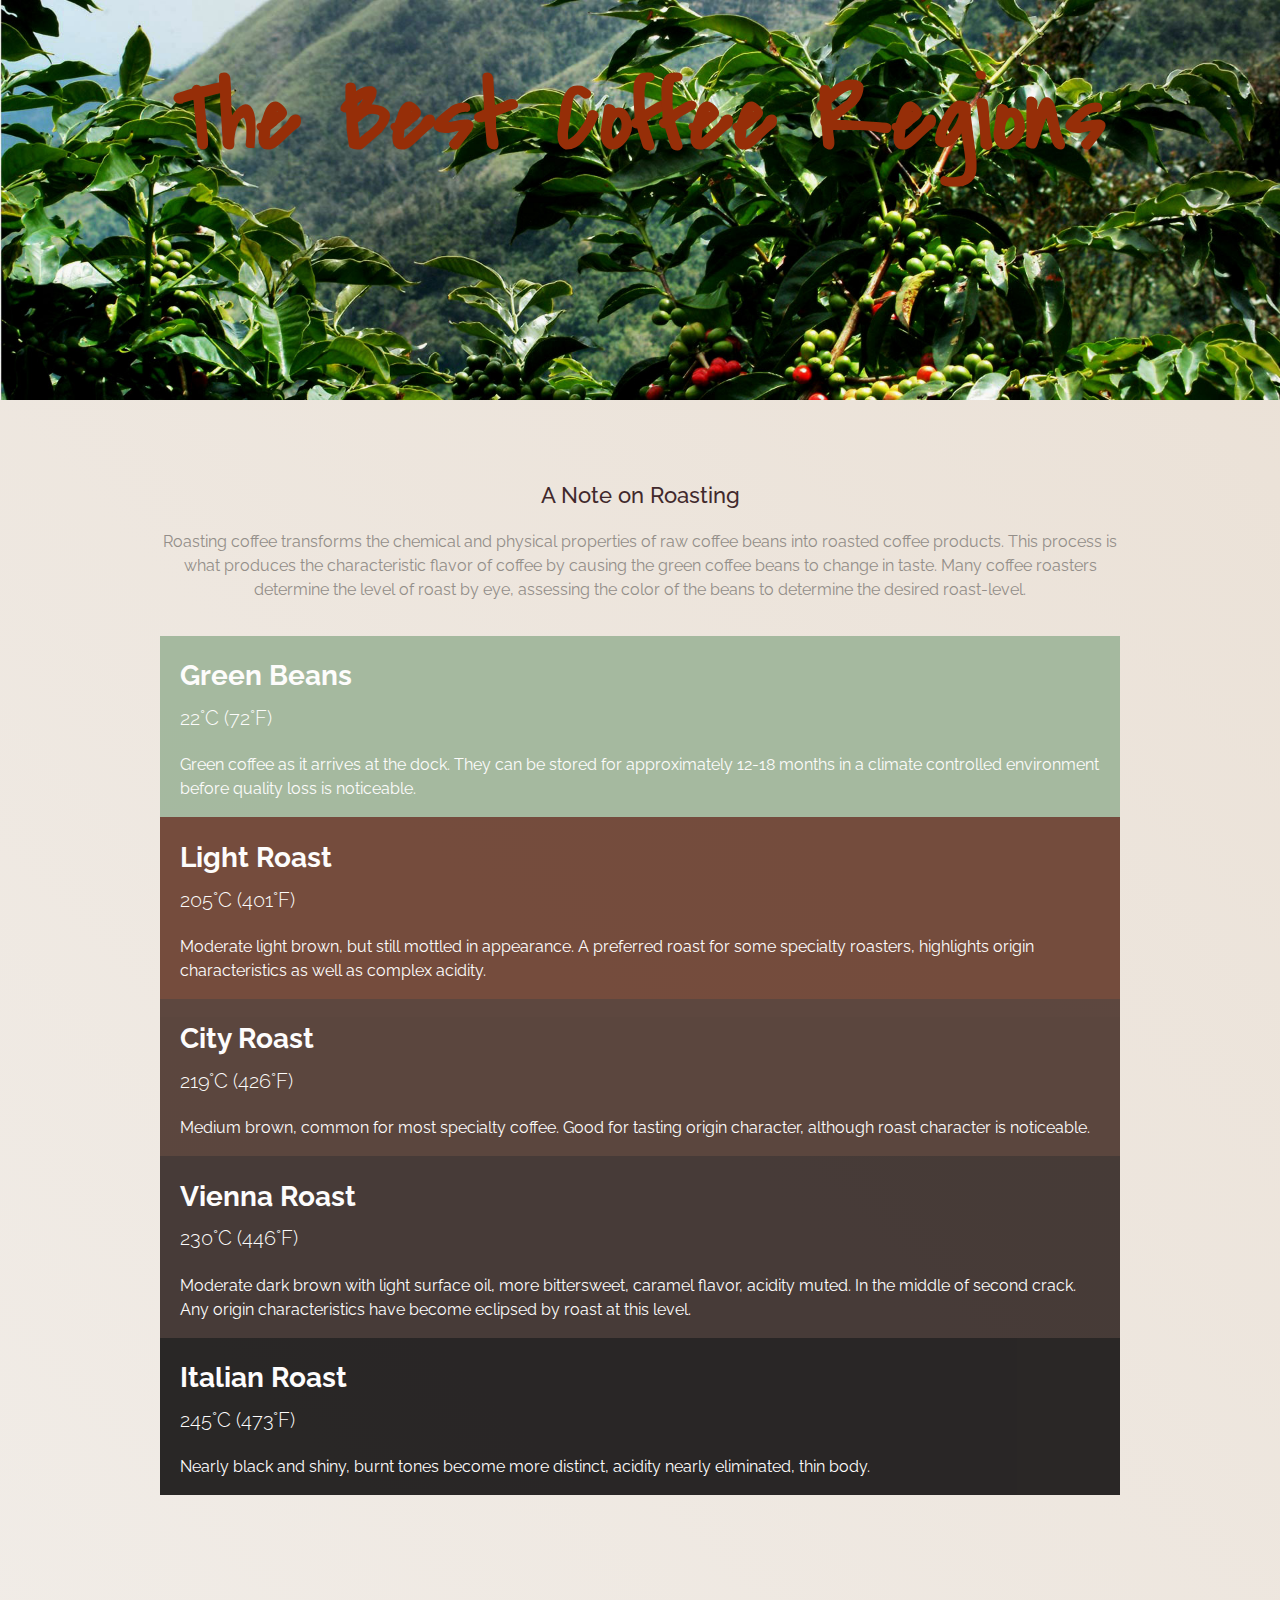
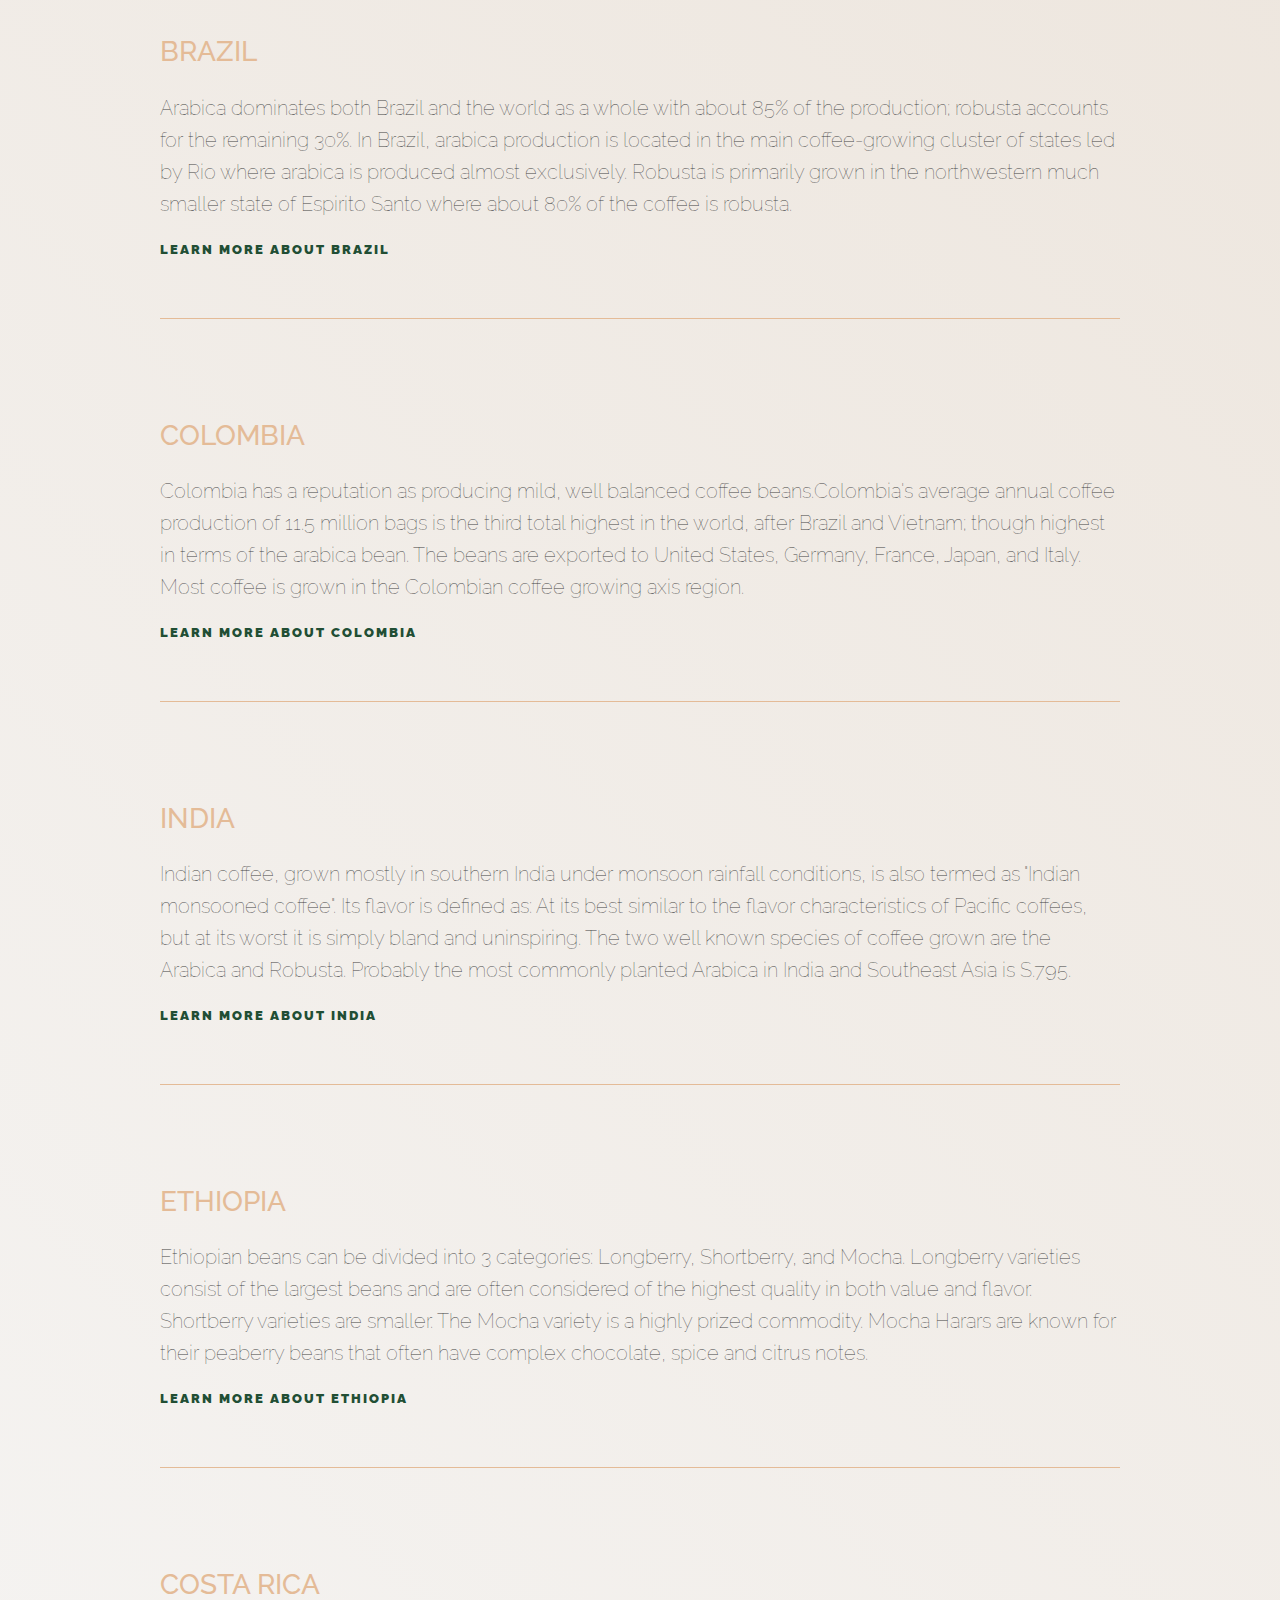
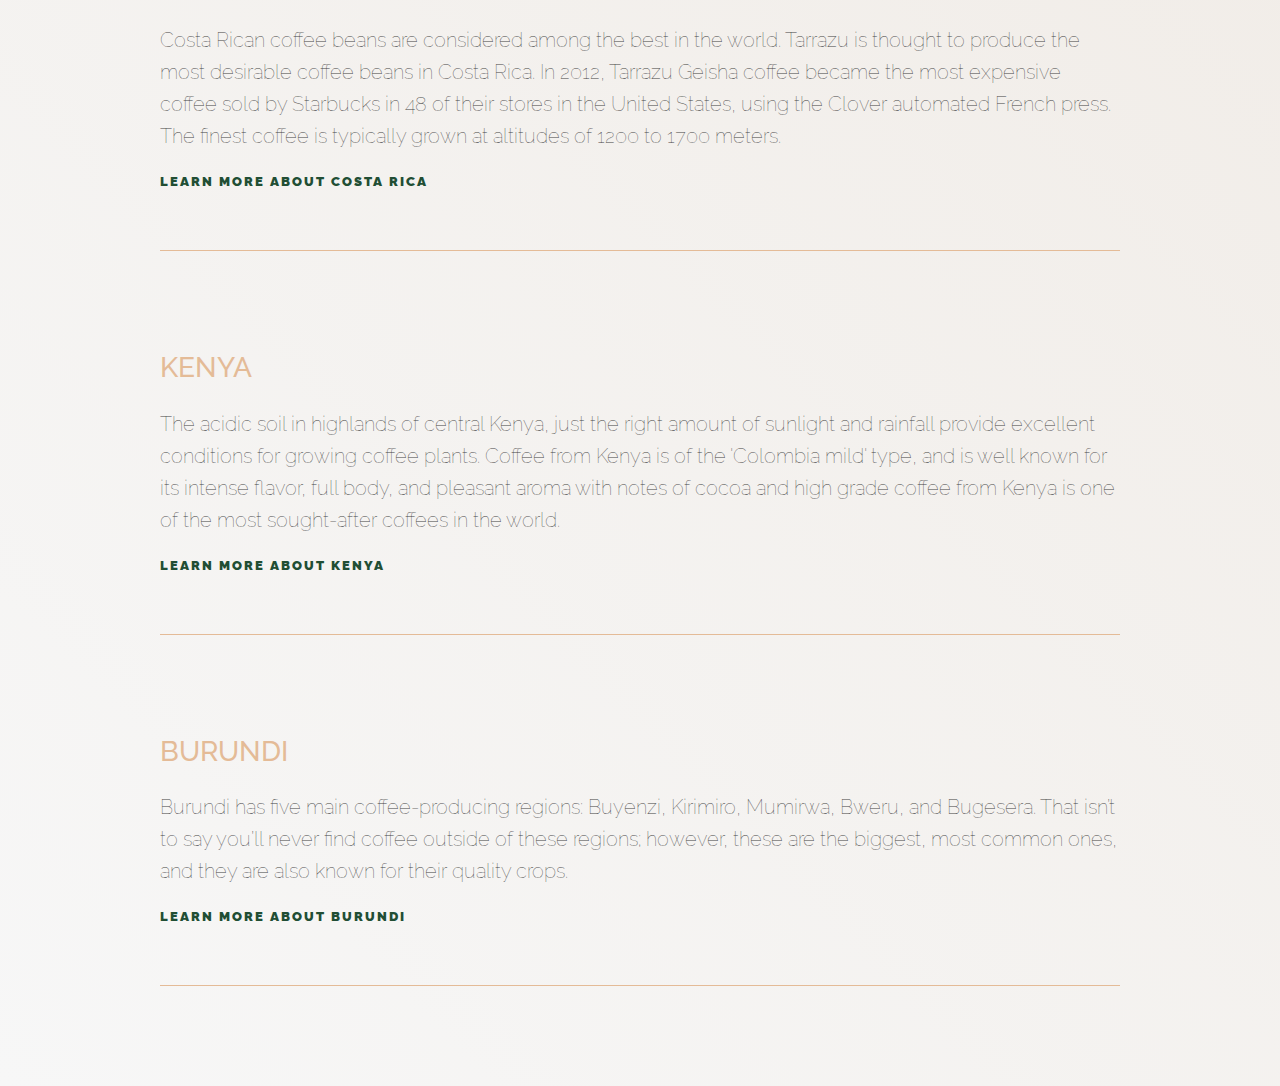
<file: includes/assets/projects/coffee/index.html>
<!DOCTYPE html>
<html>

<head>
    <title>The Best Coffee - By Region</title>
    <link href="https://fonts.googleapis.com/css?family=Covered+By+Your+Grace|Raleway:100,500,600,800" rel="stylesheet">
    <link rel="stylesheet" type="text/css" href="resources/css/coffee.css">

    <!--favicon-->
    <link href="resources/images/favicon2.ico" rel="shortcut icon" type="image/x-icon" />
</head>

<body>

    <div class="header">
        <h1>The Best Coffee Regions</h1>
    </div>

    <div class="roasting">
        <h3>A Note on Roasting</h3>
        <p>Roasting coffee transforms the chemical and physical properties of raw coffee beans into roasted coffee
            products. This process is what produces the characteristic flavor of coffee by causing the green coffee
            beans to change in taste. Many coffee
            roasters determine the level of roast by eye, assessing the color of the beans to determine the desired
            roast-level.</p>
        <br>
        <div class="spectrum">
            <div class="green">
                <h4>Green Beans</h4>
                <h5>22&degC (72&degF)</h5>
                <p>Green coffee as it arrives at the dock. They can be stored for approximately 12-18 months in a
                    climate controlled environment before quality loss is noticeable.</p>
            </div>
            <div class="light">
                <h4>Light Roast</h4>
                <h5>205&degC (401&degF)</h5>
                <p>Moderate light brown, but still mottled in appearance. A preferred roast for some specialty roasters,
                    highlights origin characteristics as well as complex acidity.</p>
            </div>
            <div class="city">
                <h4>City Roast</h4>
                <h5>219&degC (426&degF)</h5>
                <p>Medium brown, common for most specialty coffee. Good for tasting origin character, although roast
                    character is noticeable.</p>
            </div>
            <div class="vienna">
                <h4>Vienna Roast</h4>
                <h5>230&degC (446&degF)</h5>
                <p>Moderate dark brown with light surface oil, more bittersweet, caramel flavor, acidity muted. In the
                    middle of second crack. Any origin characteristics have become eclipsed by roast at this level.</p>
            </div>
            <div class="italian">
                <h4>Italian Roast</h4>
                <h5>245&degC (473&degF)</h5>
                <p>Nearly black and shiny, burnt tones become more distinct, acidity nearly eliminated, thin body.</p>
            </div>
        </div>
    </div>

    <ul>
        <li>
            <h2>Brazil</h2>
            <p>Arabica dominates both Brazil and the world as a whole with about 85% of the production; robusta accounts
                for the remaining 30%. In Brazil, arabica production is located in the main coffee-growing cluster of
                states led by Rio where arabica
                is produced almost exclusively. Robusta is primarily grown in the northwestern much smaller state of
                Espirito Santo where about 80% of the coffee is robusta.</p>
            <a href="https://en.wikipedia.org/wiki/Brazil" rel=noopener" target="_blank">Learn More about Brazil</a>
        </li>
        <li>
            <h2>Colombia</h2>
            <p>Colombia has a reputation as producing mild, well balanced coffee beans.Colombia's average annual coffee
                production of 11.5 million bags is the third total highest in the world, after Brazil and Vietnam;
                though highest in terms of the arabica
                bean. The beans are exported to United States, Germany, France, Japan, and Italy. Most coffee is grown
                in the Colombian coffee growing axis region.</p>
            <a href="https://en.wikipedia.org/wiki/Colombia" rel=noopener" target="_blank">Learn More about Colombia</a>
        </li>
        <li>
            <h2>India</h2>
            <p>Indian coffee, grown mostly in southern India under monsoon rainfall conditions, is also termed as
                &quot;Indian monsooned coffee&quot;. Its flavor is defined as: At its best similar to the flavor
                characteristics of Pacific coffees, but at its worst it is simply bland and uninspiring. 
                The two well known species of coffee grown are the Arabica and Robusta.
                Probably the most commonly planted Arabica in India and Southeast Asia is S.795.</p>
            <a href="https://en.wikipedia.org/wiki/India" rel=noopener" target="_blank">Learn More about India</a>
        </li>
        <li>
            <h2>Ethiopia</h2>
            <p>Ethiopian beans can be divided into 3 categories: Longberry, Shortberry, and Mocha. Longberry varieties
                consist of the largest beans and are often considered of the highest quality in both value and flavor.
                Shortberry varieties are smaller.
                The Mocha variety is a highly prized commodity. Mocha Harars are known for their peaberry beans that
                often have complex chocolate, spice and citrus notes.</p>
            <a href="https://en.wikipedia.org/wiki/Ethiopia" rel=noopener" target="_blank">Learn More about Ethiopia</a>
        </li>
        <li>
            <h2>Costa Rica</h2>
            <p>Costa Rican coffee beans are considered among the best in the world. Tarrazu is thought to produce the
                most desirable coffee beans in Costa Rica. In 2012, Tarrazu Geisha coffee became the most expensive
                coffee sold by Starbucks in 48 of their
                stores in the United States, using the Clover automated French press. The finest coffee is typically
                grown at altitudes of 1200 to 1700 meters.</p>
            <a href="https://en.wikipedia.org/wiki/Costa_Rica" rel=noopener" target="_blank">Learn More about Costa
                Rica</a>
        </li>
        <li>
            <h2>Kenya</h2>
            <p>The acidic soil in highlands of central Kenya, just the right amount of sunlight and rainfall provide
                excellent conditions for growing coffee plants. Coffee from Kenya is of the 'Colombia mild' type, and is
                well known for its intense flavor,
                full body, and pleasant aroma with notes of cocoa and high grade coffee from Kenya is one of the most
                sought-after coffees in the world.</p>
            <a href="https://en.wikipedia.org/wiki/Kenya" rel=noopener" target="_blank">Learn More about Kenya</a>
        </li>
        <li>
            <h2>Burundi</h2>
            <p>Burundi has five main coffee-producing regions: Buyenzi, Kirimiro, Mumirwa, Bweru, and Bugesera.
                That isn’t to say you’ll never find coffee outside of these regions; however, these are the biggest,
                most common ones, and they are also known for their quality crops.
            </p>
            <a href="https://en.wikipedia.org/wiki/Burundi" rel=noopener" target="_blank">Learn More about Burundi</a>
        </li>
    </ul>

</body>

</html>
</file>
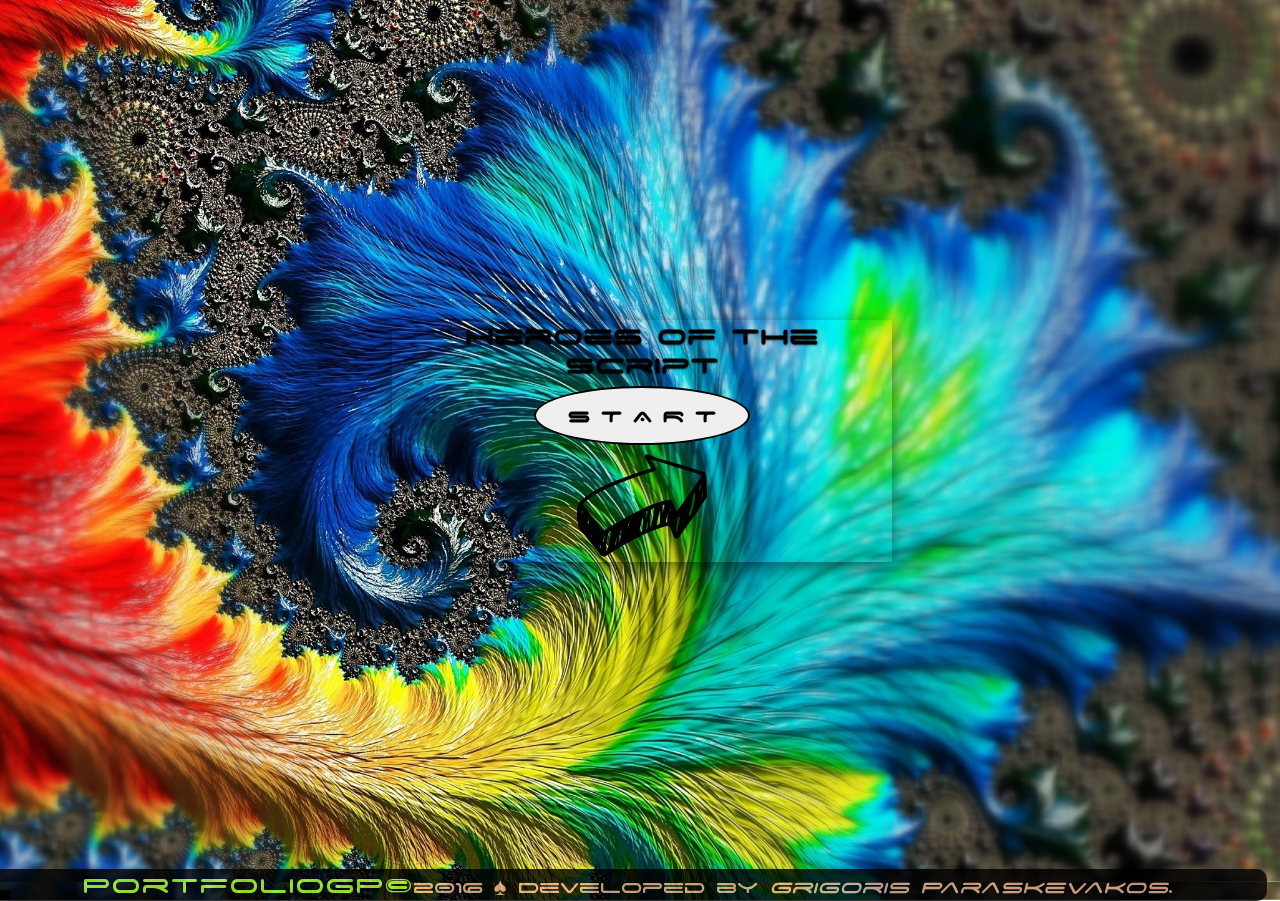
<file: includes/assets/projects/HeroesOfTheScript/index.html>
<!DOCTYPE html>
<!-- 1920x1080 -->
<!-- HeroesOfTheScript-->
<!-- Text Base RPG GAME-->
<html>

<head>
    <title>Heroes Of the Script</title>
    <meta charset="utf-8">
    <link rel="stylesheet" type="text/css" href="css/jquery-confirm.min.css">
    <link rel="stylesheet" type="text/css" href="css/style.css">

    <!--favicon-->
    <link href="images/favicon.ico" rel="shortcut icon" type="image/x-icon" />
    <script src="../HeroesOfTheScript/includes/js/main.js"></script>
    <script src="../HeroesOfTheScript/includes/js/HeroesOfTheScript.js"></script>

    <!-- fix image -->
    <script>
        var element = document.getElementById('mainBody');
        element.style.all = null;
        function onload(){
            document.getElementById("mainBody").removeAttribute("style");
            // document.getElementById(
            //     "removestyle").setAttribute("disabled", "true");
        }
        onload();
    </script>
</head>

<body id="mainBody">

    <main>
        <header>
            <h1>Heroes Of the Script</h1>
        </header>
        <script src="https://ajax.googleapis.com/ajax/libs/jquery/3.5.1/jquery.min.js"></script>
        <script src="includes/ready_function.js"></script>
        <script src="includes/jquery.ripples.js"></script>
        <script src="includes/jquery-confirm.min.js"></script>
        <script src="includes/HeroesOfTheScript.js"></script>
        <center>
            <button type="button" data-toggle="tooltip"
                title="***Make a hero***Challenge 3 different type of enemies***Collect loot when you win a fight***Complete level 5 to see your score!***"
                onclick="HeroesOfTheScript()">S T A R T</button>
        </center>
        <div class="error"></div>
        <img id="arrow" src="../HeroesOfTheScript/images/execute.svg" onclick="arrowFunction('ColmarAcademy');" />
    </main>

    <!-- Footer-->
    <div id="footer">
        <p>
            <a href="https://grigorisparaskevakos.github.io/" target="_blank" rel="noopener">PortfolioGP&copy;</a>2016 ♠ Developed by <em>Grigoris Paraskevakos</em>.
        </p>
    </div>
</body>

</html>
</file>
<file: includes/assets/projects/coffee/resources/css/coffee.css>
body {
    padding: 0;
    margin: 0;
    background: #F7F7F7;
    /* Old browsers */
    background: -moz-linear-gradient(45deg, #F7F7F7 0%, #EAE0D5 100%);
    /* FF3.6-15 */
    background: -webkit-linear-gradient(45deg, #F7F7F7 0%, #EAE0D5 100%);
    /* Chrome10-25,Safari5.1-6 */
    background: linear-gradient(45deg, #F7F7F7 0%, #EAE0D5 100%);
}


/** Header styles **/

.header {
    background-image: url('../images/Blue_Mountain.jpg');
    height: 400px;
    background-position: center center;
    background-repeat: no-repeat;
    background-size: cover;
    
}

.roasting {
    margin: 40px auto;
    padding: 20px 30px 40px 30px;
    background-color: #FFFFFFFFF;
    overflow: auto;
    width: 75%;
    border-radius: 4px;
    align-self: center;
}

.roasting p {
    color: #938E89;
    text-align: center;
    line-height: 24px;
    font-family: 'Raleway', sans-serif;
    font-size: 16px;
    font-weight: 400;
}

.spectrum div {
    font: inherit;
    padding: 0 20px;
    color: #FFFFFF;
    overflow: auto;
    opacity: 0.9;
}

.spectrum p {
    color: #FFFFFF;
    text-align: left;
}


/* Roast types */

.green {
    background-color: #9EB599;
}

.light {
    background-color: #683C2C;
}

.city {
    background-color: #4C352D;
}

.vienna {
    background-color: #352926;
}

.italian {
    background-color: #141212;
}


/* Typography */

h1 {
    color: #962e08;
    font-family: 'Covered By Your Grace', sans-serif;
    font-size: 100px;
    line-height: 76px;
    margin: 0;
    position: relative;
    text-align: center;
    top: 20%;
}

h2 {
    color: #E4BB97;
    font-family: 'Raleway', sans-serif;
    font-size: 28px;
    font-weight: 500;
    text-align: left;
    text-transform: uppercase;
}

h3 {
    color: #41292C;
    font-family: 'Raleway', sans-serif;
    font-size: 22px;
    font-weight: 500;
    text-align: center;
}

h4 {
    font-family: 'Raleway', sans-serif;
    font-size: 28px;
    font-weight: 700;
    line-height: .2em;
}

h5 {
    font-family: 'Raleway', sans-serif;
    font-size: 20px;
    line-height: .2em;
    font-weight: 300;
}


/* Page elements */

ul {
    margin: 0 auto;
    padding: 0;
    width: 75%;
}

li {
    border-bottom: 1px solid #E4BB97;
    list-style: none;
    margin: 100px 0px;
    padding-bottom: 60px;
}

p {
    color: #444444;
    line-height: 32px;
    font-family: 'Raleway', sans-serif;
    font-size: 20px;
    font-weight: 100;
}

a {
    color: #214E34;
    font-family: 'Raleway', sans-serif;
    font-size: 13px;
    font-weight: 900;
    text-align: left;
    text-transform: uppercase;
    text-decoration: none;
    letter-spacing: 2px;
}
</file>
<file: includes/assets/projects/HeroesOfTheScript/css/style.css>
/* Universal Styling */
/*Font-face*/
@font-face {
  font-family: "Space";
  src: url(../fonts/space_age.ttf) format("truetype");
}

/*css variables in @keyframes*/

@keyframes bg {
  from {
    background-color: #00ff00;
  }

  to {
    background-color: #ff5050;
  }
}

button {
  font-family: "Space";
  animation: 2.5s bg infinite alternate;
  font-size: 24px;
  margin: 8px 4px;
  border-radius: 50%;
  padding: 16px 32px;
  text-align: center;
  border-style: solid;
  font-weight: bold;
}

* {
  margin: 0;
  padding: 0;
}

html {
  height: 100%;
  overflow: hidden;
  background-image: black!important;
}

body {
  font-family: "Space";
  /*! color: cadetblue; */
  font-size: 16px;
  font-family: Helvetica;
  background-color: transparent;
  background-image: url("../images/fractal.jpg")!important;
  background-size: cover!important;
  background-repeat: no-repeat;
  background-position: 50% 0;
  height: 98%;
  width: 100%;
  text-align: center;
  background-size: 100% 100vh;
}

/* @Footer Section */

@media only screen and (max-width: 2560px) {
  #footer {
    font-family: "Space";
    color: rgb(93.7%, 71.9%, 56.6%);
    /* font-size: 12px; */
    /* font-weight: normal; */
    text-align: center;
    /* width: 100%!important; */
    /* padding: 0cm 0; */
    width: 105%;
    opacity: 0.8;
    border-radius: 10px;
    background-color: black;
  }
}

body:before {
  content: "";
  display: inline-block;
  vertical-align: middle;
  height: 100%;
}

h1 {
  font-family: "Space";
}

main {
  display: inline-block;
  vertical-align: middle;
  max-width: 500px;
  text-shadow: 0 1px 2px rgba(0, 0, 0, 0.5);
  box-shadow: 0 5px 15px rgba(0, 0, 0, 0.5);
}

h1 {
  font-size: 32px;
}

pre {
  text-align: left;
  margin-top: 20px;
}

.error {
  display: block;
  position: fixed;
  bottom: 0;
  left: 0;
  background: #000;
  color: #f00;
  padding: 5px;
  max-width: 100%;
}

#next {
  /*border: 1px solid red;*/
  width: 10%;
  /* height: 30%; */
  bottom: -10%;
  margin-top: 50%;
}

#arrow {
  /* border:1px solid red; */
  border-radius: 30px;
  z-index: 99999;
  margin: 0 auto;
  width: 26%;
  bottom: -10%;

}

#arrow:hover {
  color: rgb(56, 220, 38);
  background-color: rgb(0, 255, 115);
  /* border-radius: 0.3rem; */
}

/*Footer*/

#footer {
  margin: -1%;
  color: rgb(93.7%, 71.9%, 56.6%);
  font-size: 1.5rem;
  text-align: center;
  /* padding: 0cm 1.5cm; */
  width: 100%;
  opacity: 0.8;
  background-color: black;
  /* margin-bottom: 1rem; */
  /* position: absolute; */
  /* bottom: 0; */
  font-family: "Space";
  display: flex;
  justify-content: center;
  z-index: 6666;
}

#footer a {
  font-size: 2rem;
  color: greenyellow;
  text-decoration: none;
}
</file>
